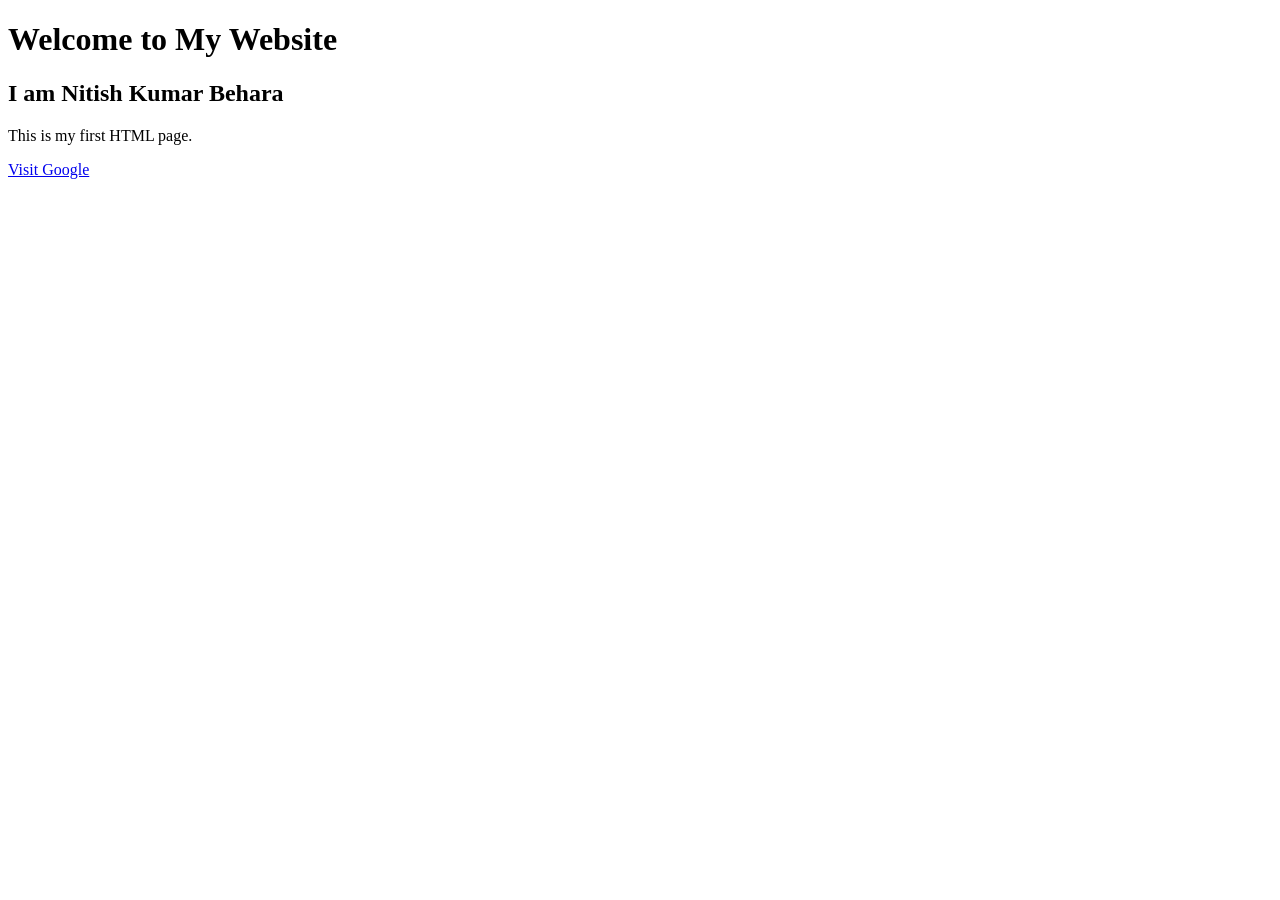
<file: basicHTML/index.html>
<!DOCTYPE html>
<html lang="en">
<head>
    <meta charset="UTF-8">
    <meta name="viewport" content="width=device-width, initial-scale=1.0">
    <title>My First Web Page</title>
</head>
<body>
    <!-- This is a comment in HTML -->
    <h1>Welcome to My Website</h1>
    <h2>I am Nitish Kumar Behara </h2>
    <p>This is my first HTML page.</p>
    <a href="https://www.google.com">Visit Google</a>
</body>
</html>
</file>
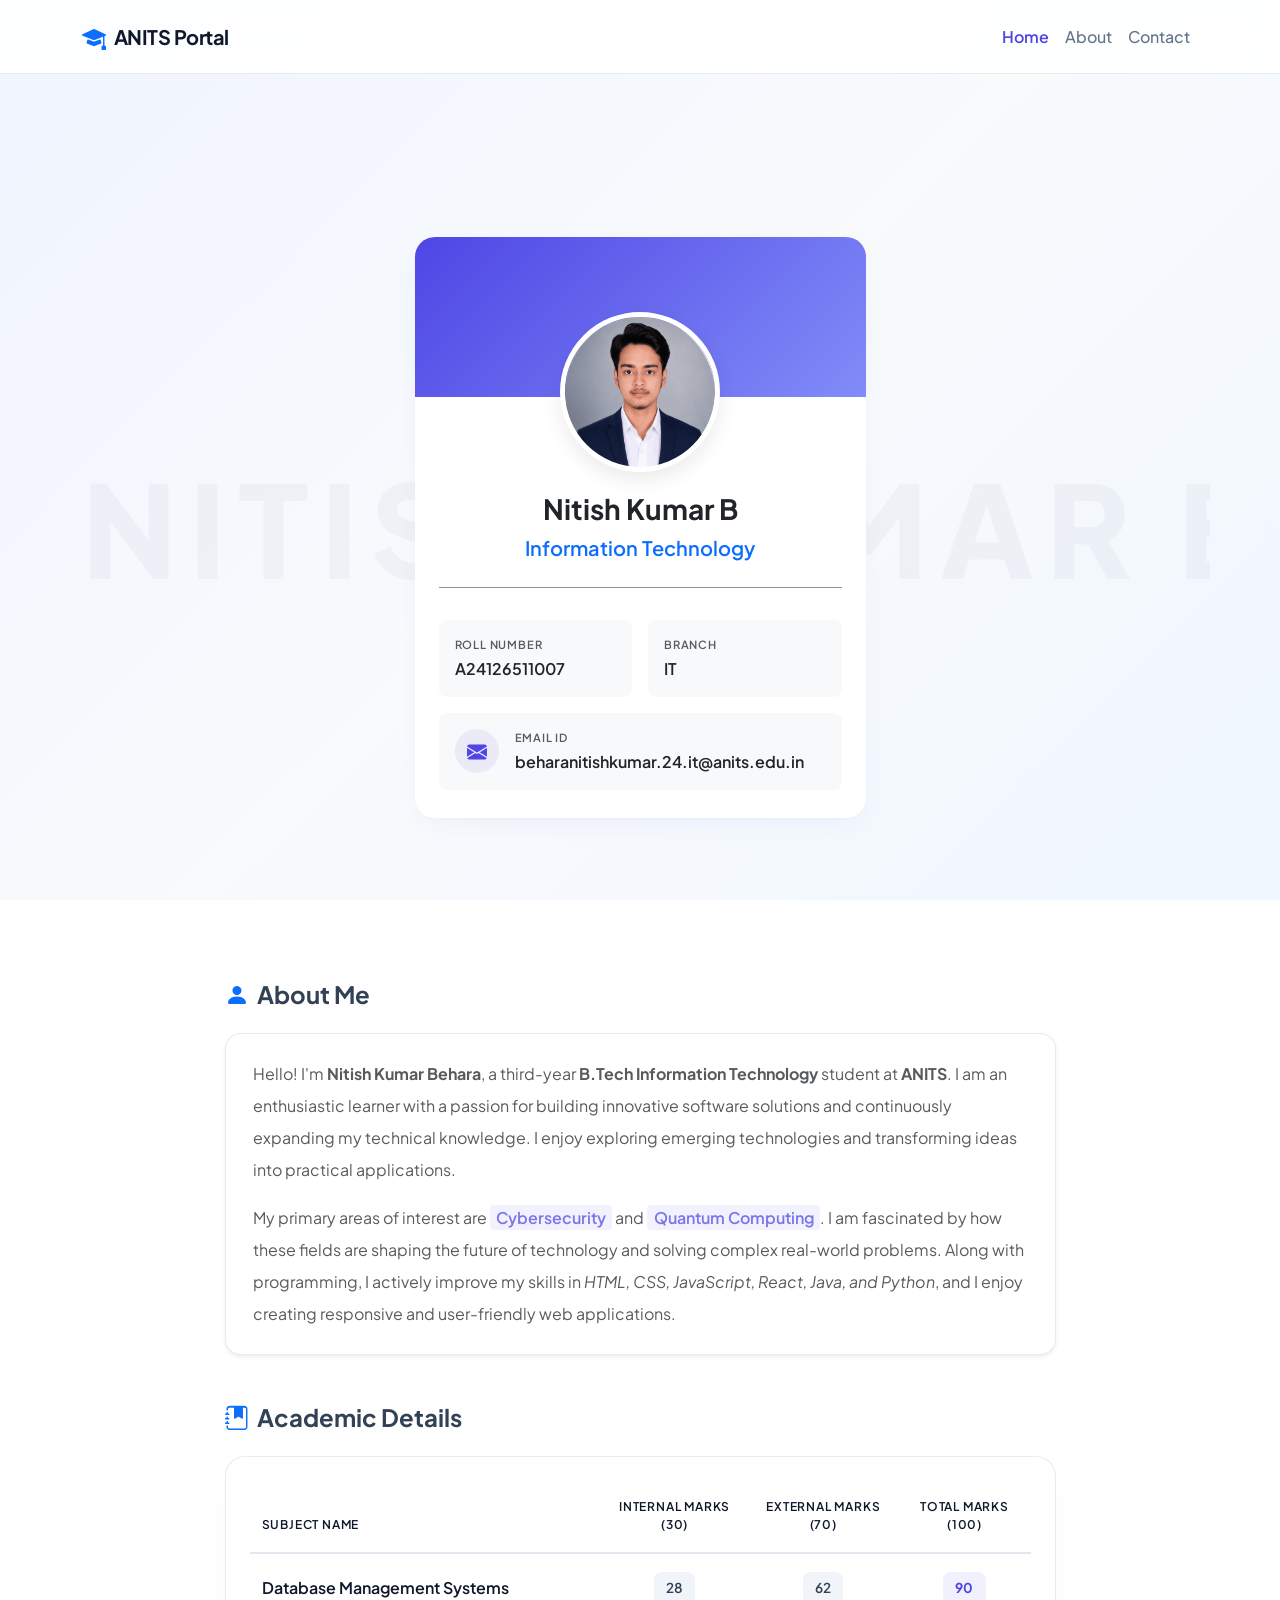
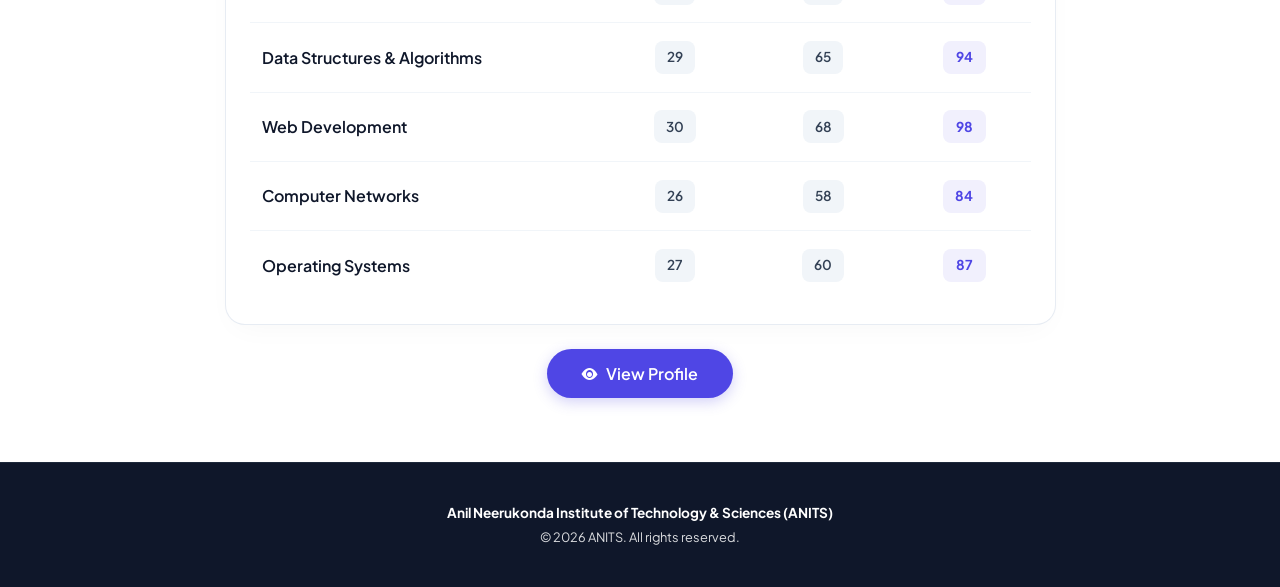
<file: Bootstrap_folio/index.html>
<!DOCTYPE html>
<html lang="en">
<head>
  <meta charset="UTF-8">
  <meta name="viewport" content="width=device-width, initial-scale=1.0">
  <title>Student Profile</title>
  
  <!-- ========================================== -->
  <!-- BOOTSTRAP 5 & CORE STYLING CDNs            -->
  <!-- ========================================== -->
  <!-- Bootstrap 5 CSS CDN -->
  <link href="https://cdn.jsdelivr.net/npm/bootstrap@5.3.2/dist/css/bootstrap.min.css" rel="stylesheet" integrity="sha384-T3c6CoIi6uLrA9TneNEoa7RxnatzjcDSCmG1MXxSR1GAsXEV/Dwwykc2MPK8M2HN" crossorigin="anonymous">
  
  <!-- Bootstrap Icons CDN for interactive elements -->
  <link rel="stylesheet" href="https://cdn.jsdelivr.net/npm/bootstrap-icons@1.11.2/font/bootstrap-icons.min.css">
  
  <!-- Google Fonts: Plus Jakarta Sans for a clean, modern typeface -->
  <link rel="preconnect" href="https://fonts.googleapis.com">
  <link rel="preconnect" href="https://fonts.gstatic.com" crossorigin>
  <link href="https://fonts.googleapis.com/css2?family=Plus+Jakarta+Sans:wght@300;400;500;600;700;800&display=swap" rel="stylesheet">
  
  <!-- ========================================== -->
  <!-- CUSTOM STYLESHEET (For Premium Aesthetics) -->
  <!-- ========================================== -->
  <style>
    /* Theme Variables for Design Consistency */
    :root {
      --primary-color: #4f46e5;
      --primary-hover: #4338ca;
      --secondary-color: #0f172a;
      --bg-light: #f8fafc;
      --text-main: #334155;
      --text-muted: #64748b;
      --accent-color: #0d9488;
    }

    html {
      scroll-behavior: smooth;
    }

    /* Set scroll-margin-top to prevent headings from being covered by the sticky navbar */
    #about, #academic {
      scroll-margin-top: 100px;
    }

    mark {
      background-color: rgba(79, 70, 229, 0.1);
      color: var(--primary-color);
      padding: 0.15rem 0.4rem;
      border-radius: 4px;
      font-weight: 600;
    }

    /* Core Document Layout styling with Premium fixed Linear Gradient */
    body {
      font-family: 'Plus Jakarta Sans', sans-serif;
      background: linear-gradient(135deg, #f0f4ff 0%, #f8fafc 50%, #f0f7ff 100%);
      background-attachment: fixed;
      color: var(--text-main);
      display: flex;
      flex-direction: column;
      min-height: 100vh;
      overflow-x: hidden;
      position: relative;
    }

    /* Sticky Navbar Glassmorphism styling */
    .navbar {
      background: rgba(255, 255, 255, 0.85);
      backdrop-filter: blur(12px);
      -webkit-backdrop-filter: blur(12px);
      border-bottom: 1px solid rgba(226, 232, 240, 0.8);
      padding: 0.85rem 0;
      transition: all 0.3s ease;
    }
    
    .navbar-brand {
      font-weight: 700;
      color: var(--secondary-color) !important;
      letter-spacing: -0.5px;
    }

    .nav-link {
      font-weight: 500;
      color: var(--text-muted) !important;
      transition: color 0.2s ease, transform 0.2s ease;
      position: relative;
    }

    .nav-link:hover {
      color: var(--primary-color) !important;
    }

    .nav-link.active {
      color: var(--primary-color) !important;
      font-weight: 600;
    }

    /* Main Container Content Padding */
    .main-content {
      flex: 1 0 auto;
      padding-top: 3rem;
      padding-bottom: 4rem;
    }

    /* Student Profile Card Custom Card styling */
    .profile-card {
      border: none;
      border-radius: 20px;
      background: #ffffff;
      box-shadow: 0 10px 30px -10px rgba(79, 70, 229, 0.08), 0 1px 3px rgba(0, 0, 0, 0.02);
      transition: transform 0.3s ease, box-shadow 0.3s ease;
      overflow: hidden;
    }

    .profile-card:hover {
      transform: translateY(-5px);
      box-shadow: 0 20px 40px -15px rgba(79, 70, 229, 0.12), 0 1px 5px rgba(0, 0, 0, 0.03);
    }

    /* Header Accent Gradient Banner inside Card */
    .card-header-gradient {
      background: linear-gradient(135deg, var(--primary-color) 0%, #818cf8 100%);
      height: 160px;
      position: relative;
    }

    /* Photo/Avatar overlay alignment */
    .avatar-wrapper {
      position: relative;
      margin-top: -85px;
      margin-bottom: 20px;
      text-align: center;
    }

    .avatar-img {
      width: 160px;
      height: 160px;
      border-radius: 50%;
      border: 5px solid #ffffff;
      box-shadow: 0 8px 20px rgba(0, 0, 0, 0.08);
      background-color: #f1f5f9;
      object-fit: cover;
    }

    /* Inner details metadata styling */
    .uppercase-text {
      text-transform: uppercase;
      font-size: 0.7rem;
      letter-spacing: 0.8px;
      font-weight: 600;
    }

    .icon-circle {
      width: 44px;
      height: 44px;
      border-radius: 50%;
      display: flex;
      align-items: center;
      justify-content: center;
      background-color: rgba(79, 70, 229, 0.08);
      color: var(--primary-color);
      flex-shrink: 0;
    }

    .detail-hover-card {
      transition: background-color 0.2s ease, transform 0.2s ease;
    }
    .detail-hover-card:hover {
      background-color: #e0e7ff !important;
      transform: translateY(-2px);
      box-shadow: 0 4px 12px rgba(79, 70, 229, 0.05);
    }

    /* Academic Details Table Custom container */
    .table-container {
      background: #ffffff;
      border-radius: 20px;
      box-shadow: 0 10px 30px -10px rgba(0, 0, 0, 0.04);
      overflow: hidden;
      padding: 1.5rem;
      border: 1px solid rgba(226, 232, 240, 0.8);
    }

    .table {
      margin-bottom: 0;
    }

    .table th {
      font-weight: 600;
      color: var(--secondary-color);
      border-bottom: 2px solid #e2e8f0;
      text-transform: uppercase;
      font-size: 0.75rem;
      letter-spacing: 0.8px;
      padding: 1.1rem 0.75rem;
    }

    .table td {
      padding: 1.1rem 0.75rem;
      vertical-align: middle;
      border-bottom: 1px solid #f1f5f9;
    }

    .table tbody tr:last-child td {
      border-bottom: none;
    }

    .subject-badge {
      font-weight: 600;
      color: var(--secondary-color);
    }

    .marks-badge {
      background-color: #f1f5f9;
      color: var(--text-main);
      font-weight: 600;
      padding: 0.4rem 0.75rem;
      border-radius: 8px;
      font-size: 0.85rem;
      display: inline-block;
    }

    .total-badge {
      background-color: rgba(79, 70, 229, 0.08);
      color: var(--primary-color);
      font-weight: 700;
      padding: 0.4rem 0.8rem;
      border-radius: 8px;
      font-size: 0.85rem;
      display: inline-block;
    }

    /* Premium interactive Button customization */
    .btn-custom {
      background-color: var(--primary-color);
      border: none;
      color: #ffffff;
      font-weight: 600;
      padding: 0.8rem 2.2rem;
      border-radius: 50px;
      box-shadow: 0 4px 14px rgba(79, 70, 229, 0.25);
      transition: all 0.3s cubic-bezier(0.16, 1, 0.3, 1);
    }

    .btn-custom:hover {
      background-color: var(--primary-hover);
      transform: translateY(-2px);
      box-shadow: 0 6px 20px rgba(79, 70, 229, 0.35);
      color: #ffffff;
    }

    .btn-custom:active {
      transform: translateY(0);
    }

    /* Modern Footer styling */
    footer {
      background-color: var(--secondary-color);
      color: #64748b;
      padding: 2rem 0;
      font-size: 0.85rem;
      border-top: 1px solid #1e293b;
    }

    .footer-title {
      color: #ffffff !important;
      font-weight: 700;
      margin-bottom: 0.25rem;
    }

    /* Light white color styling for copyright statement */
    .copyright-text {
      color: rgba(255, 255, 255, 0.85) !important;
      font-size: 0.8rem;
    }

    /* Hero Section Marquee Watermark Background */
    #home {
      position: relative;
    }

    .hero-marquee {
      position: absolute;
      top: 50%;
      left: 50%;
      transform: translate(-50%, -50%);
      width: 100vw;
      overflow: hidden;
      white-space: nowrap;
      z-index: 0;
      pointer-events: none;
      opacity: 0.05; /* Low intensity text watermark */
      font-size: 10vw;
      font-weight: 900;
      letter-spacing: 12px;
      color: #64748b; /* Neutral slate-grey color */
      text-transform: uppercase;
      user-select: none;
    }

    .marquee-track {
      display: inline-block;
      white-space: nowrap;
      animation: marqueeSlide 30s linear infinite;
    }

    .marquee-track span {
      display: inline-block;
    }

    .hero-card-col {
      position: relative;
      z-index: 2; /* Positions the profile card above the marquee */
    }

    @keyframes marqueeSlide {
      0% {
        transform: translate3d(0, 0, 0);
      }
      100% {
        transform: translate3d(-50%, 0, 0);
      }
    }

    /* Professional Reading Focus Hover effect for About Me paragraphs */
    .about-bio {
      border-left: 3px solid transparent;
      padding-left: 0;
      opacity: 0.75;
      transition: border-color 0.3s ease, padding-left 0.3s ease, opacity 0.3s ease;
    }

    .about-bio:hover {
      border-color: var(--primary-color);
      padding-left: 16px;
      opacity: 1;
    }
  </style>
</head>
<body>

  <!-- Dynamic background colors set in CSS background-image -->

  <!-- ========================================== -->
  <!-- 1. RESPONSIVE NAVBAR SECTION               -->
  <!-- ========================================== -->
  <nav class="navbar navbar-expand-md sticky-top">
    <div class="container">
      <!-- Navbar Brand Logo and Title -->
      <a class="navbar-brand d-flex align-items-center" href="#">
        <i class="bi bi-mortarboard-fill text-primary me-2 fs-4"></i>
        <span>ANITS Portal</span>
      </a>
      <!-- Hamburger Toggle Button for smaller screens -->
      <button class="navbar-toggler border-0" type="button" data-bs-toggle="collapse" data-bs-target="#navbarNav" aria-controls="navbarNav" aria-expanded="false" aria-label="Toggle navigation">
        <span class="navbar-toggler-icon"></span>
      </button>
      <!-- Navbar Navigation Links -->
      <div class="collapse navbar-collapse" id="navbarNav">
        <ul class="navbar-nav ms-auto">
          <li class="nav-item">
            <a class="nav-link active" aria-current="page" href="#home">Home</a>
          </li>
          <li class="nav-item">
            <a class="nav-link" href="#about">About</a>
          </li>
          <li class="nav-item">
            <a class="nav-link" href="#" data-bs-toggle="modal" data-bs-target="#contactModal">Contact</a>
          </li>
        </ul>
      </div>
    </div>
  </nav>

  <!-- ========================================== -->
  <!-- 2. MAIN LAYOUT AND GRID CONTAINER          -->
  <!-- ========================================== -->
  <main class="main-content">
    <div class="container">
      
      <!-- ========================================== -->
      <!-- 3. STUDENT PROFILE CARD (Hero Section)     -->
      <!-- ========================================== -->
      <div id="home" class="row justify-content-center align-items-center mb-5" style="min-height: calc(100vh - 90px);">
        
        <!-- Large sliding background name watermark -->
        <div class="hero-marquee">
          <div class="marquee-track">
            <span>NITISH KUMAR BEHARA &nbsp;&bull;&nbsp; NITISH KUMAR BEHARA &nbsp;&bull;&nbsp;</span>
            <span>NITISH KUMAR BEHARA &nbsp;&bull;&nbsp; NITISH KUMAR BEHARA &nbsp;&bull;&nbsp;</span>
          </div>
        </div>

        <div class="col-xl-5 col-lg-6 col-md-8 col-sm-10 hero-card-col">
          <div class="card profile-card">
            
            <!-- Graphic background accent banner -->
            <div class="card-header-gradient"></div>
            
            <!-- Avatar Section (uses uploaded profile image) -->
            <div class="avatar-wrapper">
              <img src="student_photo.jpg" class="avatar-img" alt="Nitish Kumar B Profile Photo">
            </div>
            
            <!-- Profile Info Body -->
            <div class="card-body text-center pt-0 px-4 pb-4">
              <h3 class="card-title fw-bold mb-2">Nitish Kumar B</h3>
              <p class="text-primary fw-semibold fs-5 mb-4">Information Technology</p>
              
              <hr class="my-3 opacity-50">
              
              <!-- Student Profile Details Grid System -->
              <div class="row text-start g-3 my-1">
                <!-- Roll Number Details Box -->
                <div class="col-6">
                  <div class="p-3 bg-light rounded-3 h-100">
                    <small class="text-muted d-block uppercase-text mb-1">Roll Number</small>
                    <span class="fw-semibold text-dark fs-6">A24126511007</span>
                  </div>
                </div>
                <!-- Branch Details Box -->
                <div class="col-6">
                  <div class="p-3 bg-light rounded-3 h-100">
                    <small class="text-muted d-block uppercase-text mb-1">Branch</small>
                    <span class="fw-semibold text-dark fs-6">IT</span>
                  </div>
                </div>
                <!-- Email ID Details Box -->
                <div class="col-12">
                  <a href="mailto:beharanitishkumar.24.it@anits.edu.in" class="text-decoration-none d-block">
                    <div class="p-3 bg-light rounded-3 d-flex align-items-center detail-hover-card">
                      <div class="icon-circle me-3">
                        <i class="bi bi-envelope-fill fs-5"></i>
                      </div>
                      <div>
                        <small class="text-muted d-block uppercase-text mb-1">Email ID</small>
                        <span class="fw-semibold text-dark fs-6">beharanitishkumar.24.it@anits.edu.in</span>
                      </div>
                    </div>
                  </a>
                </div>
              </div>
            </div>
          </div>
        </div>
      </div>
      
      <!-- ========================================== -->
      <!-- ABOUT ME SECTION                           -->
      <!-- ========================================== -->
      <div id="about" class="row mb-5 justify-content-center">
        <div class="col-lg-9">
          
          <!-- Section Heading -->
          <h4 class="fw-bold mb-4 text-start d-flex align-items-center">
            <i class="bi bi-person-fill text-primary me-2"></i>
            About Me
          </h4>
          
          <!-- About Biography Card -->
          <div class="card border-0 shadow-sm rounded-4 p-4" style="background: #ffffff; border: 1px solid rgba(226, 232, 240, 0.8) !important;">
            <p class="lh-lg mb-3 about-bio">
              <span>Hello! I'm</span> <strong>Nitish Kumar Behara</strong>, <span>a third-year</span>
              <strong>B.Tech Information Technology</strong> <span>student at</span>
              <strong>ANITS</strong>. <span>I am an enthusiastic learner with a passion for</span>
              <span>building innovative software solutions and continuously expanding my</span>
              <span>technical knowledge. I enjoy exploring emerging technologies and</span>
              <span>transforming ideas into practical applications.</span>
            </p>
            
            <p class="lh-lg mb-0 about-bio">
              <span>My primary areas of interest are</span>
              <mark>Cybersecurity</mark> <span>and</span>
              <mark>Quantum Computing</mark>. <span>I am fascinated by how these fields are</span>
              <span>shaping the future of technology and solving complex real-world</span>
              <span>problems. Along with programming, I actively improve my skills in</span>
              <em>HTML, CSS, JavaScript, React, Java, and Python</em>, <span>and I enjoy</span>
              <span>creating responsive and user-friendly web applications.</span>
            </p>
          </div>
          
        </div>
      </div>
      
      <!-- ========================================== -->
      <!-- 4. ACADEMIC DETAILS SECTION                -->
      <!-- ========================================== -->
      <div id="academic" class="row justify-content-center">
        <div class="col-lg-9">
          
          <!-- Table Header / Title -->
          <h4 class="fw-bold mb-4 text-start d-flex align-items-center">
            <i class="bi bi-journal-bookmark-fill text-primary me-2"></i>
            Academic Details
          </h4>
          
          <!-- Table Wrapper to ensure clean horizontal scrolls on mobile -->
          <div class="table-container mb-4">
            <div class="table-responsive">
              <table class="table table-hover align-middle">
                <thead>
                  <tr>
                    <th scope="col" style="width: 45%;">Subject Name</th>
                    <th scope="col" class="text-center">Internal Marks (30)</th>
                    <th scope="col" class="text-center">External Marks (70)</th>
                    <th scope="col" class="text-center">Total Marks (100)</th>
                  </tr>
                </thead>
                <tbody>
                  <!-- Subject 1 -->
                  <tr>
                    <td>
                      <span class="subject-badge">Database Management Systems</span>
                    </td>
                    <td class="text-center">
                      <span class="marks-badge">28</span>
                    </td>
                    <td class="text-center">
                      <span class="marks-badge">62</span>
                    </td>
                    <td class="text-center">
                      <span class="total-badge">90</span>
                    </td>
                  </tr>
                  <!-- Subject 2 -->
                  <tr>
                    <td>
                      <span class="subject-badge">Data Structures & Algorithms</span>
                    </td>
                    <td class="text-center">
                      <span class="marks-badge">29</span>
                    </td>
                    <td class="text-center">
                      <span class="marks-badge">65</span>
                    </td>
                    <td class="text-center">
                      <span class="total-badge">94</span>
                    </td>
                  </tr>
                  <!-- Subject 3 -->
                  <tr>
                    <td>
                      <span class="subject-badge">Web Development</span>
                    </td>
                    <td class="text-center">
                      <span class="marks-badge">30</span>
                    </td>
                    <td class="text-center">
                      <span class="marks-badge">68</span>
                    </td>
                    <td class="text-center">
                      <span class="total-badge">98</span>
                    </td>
                  </tr>
                  <!-- Subject 4 -->
                  <tr>
                    <td>
                      <span class="subject-badge">Computer Networks</span>
                    </td>
                    <td class="text-center">
                      <span class="marks-badge">26</span>
                    </td>
                    <td class="text-center">
                      <span class="marks-badge">58</span>
                    </td>
                    <td class="text-center">
                      <span class="total-badge">84</span>
                    </td>
                  </tr>
                  <!-- Subject 5 -->
                  <tr>
                    <td>
                      <span class="subject-badge">Operating Systems</span>
                    </td>
                    <td class="text-center">
                      <span class="marks-badge">27</span>
                    </td>
                    <td class="text-center">
                      <span class="marks-badge">60</span>
                    </td>
                    <td class="text-center">
                      <span class="total-badge">87</span>
                    </td>
                  </tr>
                </tbody>
              </table>
            </div>
          </div>
          
          <!-- 5. CENTERED SUBMIT/ACTION BUTTON -->
          <div class="text-center mt-4">
            <button class="btn btn-custom" type="button" data-bs-toggle="modal" data-bs-target="#profileModal">
              <i class="bi bi-eye-fill me-2"></i>View Profile
            </button>
          </div>
          
        </div>
      </div>
      
    </div>
  </main>

  <!-- ========================================== -->
  <!-- 6. BOOTSTRAP MODAL FOR VIEW PROFILE POPUP  -->
  <!-- ========================================== -->
  <div class="modal fade" id="profileModal" tabindex="-1" aria-labelledby="profileModalLabel" aria-hidden="true">
    <div class="modal-dialog modal-dialog-centered">
      <div class="modal-content border-0 shadow rounded-4">
        <!-- Modal Close Header -->
        <div class="modal-header border-0 pb-0">
          <h5 class="modal-title fw-bold" id="profileModalLabel">Official Student Profile</h5>
          <button type="button" class="btn-close" data-bs-dismiss="modal" aria-label="Close"></button>
        </div>
        <!-- Modal Content Details -->
        <div class="modal-body text-center p-4">
          <!-- Verification visual icon -->
          <div class="mb-3 text-success">
            <i class="bi bi-patch-check-fill" style="font-size: 3rem;"></i>
          </div>
          <h4 class="fw-bold mb-1">Nitish Kumar B</h4>
          <p class="text-muted mb-3">Roll No: A24126511007</p>
          
          <!-- Quick Institution Stats Grid -->
          <div class="bg-light p-3 rounded-3 mb-3 text-start">
            <div class="row g-2">
              <div class="col-6">
                <span class="text-muted d-block small">Institution</span>
                <strong class="text-dark small">ANITS</strong>
              </div>
              <div class="col-6">
                <span class="text-muted d-block small">Department</span>
                <strong class="text-dark small">Information Technology</strong>
              </div>
              <div class="col-6 mt-2">
                <span class="text-muted d-block small">Semester / Year</span>
                <strong class="text-dark small">5th Sem / 3rd Year</strong>
              </div>
              <div class="col-6 mt-2">
                <span class="text-muted d-block small">Overall CGPA</span>
                <strong class="text-success small">8.25 / 10.0</strong>
              </div>
            </div>
          </div>
          
          <p class="small text-muted mb-0"><i class="bi bi-shield-fill-check text-success me-1"></i>Digital profile securely verified by administration.</p>
        </div>
        <!-- Close button at the bottom -->
        <div class="modal-footer border-0 pt-0 justify-content-center">
          <button type="button" class="btn btn-secondary rounded-pill px-4" data-bs-dismiss="modal">Close</button>
        </div>
      </div>
    </div>
  </div>

  <!-- ========================================== -->
  <!-- 6.5 BOOTSTRAP MODAL FOR CONTACT POPUP      -->
  <!-- ========================================== -->
  <div class="modal fade" id="contactModal" tabindex="-1" aria-labelledby="contactModalLabel" aria-hidden="true">
    <div class="modal-dialog modal-dialog-centered">
      <div class="modal-content border-0 shadow rounded-4">
        <!-- Modal Header -->
        <div class="modal-header border-0 pb-0">
          <h5 class="modal-title fw-bold" id="contactModalLabel">Contact Details</h5>
          <button type="button" class="btn-close" data-bs-dismiss="modal" aria-label="Close"></button>
        </div>
        <!-- Modal Body -->
        <div class="modal-body text-center p-4">
          <!-- Icon -->
          <div class="mb-3 text-primary">
            <i class="bi bi-envelope-open-fill" style="font-size: 3rem;"></i>
          </div>
          <h5 class="fw-bold mb-2">Nitish Kumar Behara</h5>
          <p class="text-muted small mb-3">Feel free to reach out via email</p>
          
          <!-- Email display box -->
          <div class="bg-light p-3 rounded-3 mb-0 text-center">
            <span class="text-muted d-block uppercase-text mb-1" style="font-size: 0.75rem; letter-spacing: 0.5px;">Official Email</span>
            <a href="mailto:beharanitishkumar.24.it@anits.edu.in" class="text-decoration-none"><strong class="text-primary fs-6">beharanitishkumar.24.it@anits.edu.in</strong></a>
          </div>
        </div>
        <!-- Modal Footer -->
        <div class="modal-footer border-0 pt-0 justify-content-center">
          <button type="button" class="btn btn-secondary rounded-pill px-4" data-bs-dismiss="modal">Close</button>
        </div>
      </div>
    </div>
  </div>

  <!-- ========================================== -->
  <!-- 7. PROFESSIONAL COLLEGE FOOTER             -->
  <!-- ========================================== -->
  <footer id="footer" class="mt-auto">
    <div class="container text-center py-2">
      <p class="footer-title">Anil Neerukonda Institute of Technology & Sciences (ANITS)</p>
      <p class="mb-0 copyright-text">© 2026 ANITS. All rights reserved.</p>
    </div>
  </footer>

  <!-- ========================================== -->
  <!-- BOOTSTRAP 5 JAVASCRIPT BUNDLE (WITH POPPER)-->
  <!-- ========================================== -->
  <script src="https://cdn.jsdelivr.net/npm/bootstrap@5.3.2/dist/js/bootstrap.bundle.min.js" integrity="sha384-C6RzsynM9kWDrMNeT87bh95OGNyZPhcTNXj1NW7RuBCsyN/o0jlpcV8Qyq46cDfL" crossorigin="anonymous"></script>
</body>
</html>
</file>
